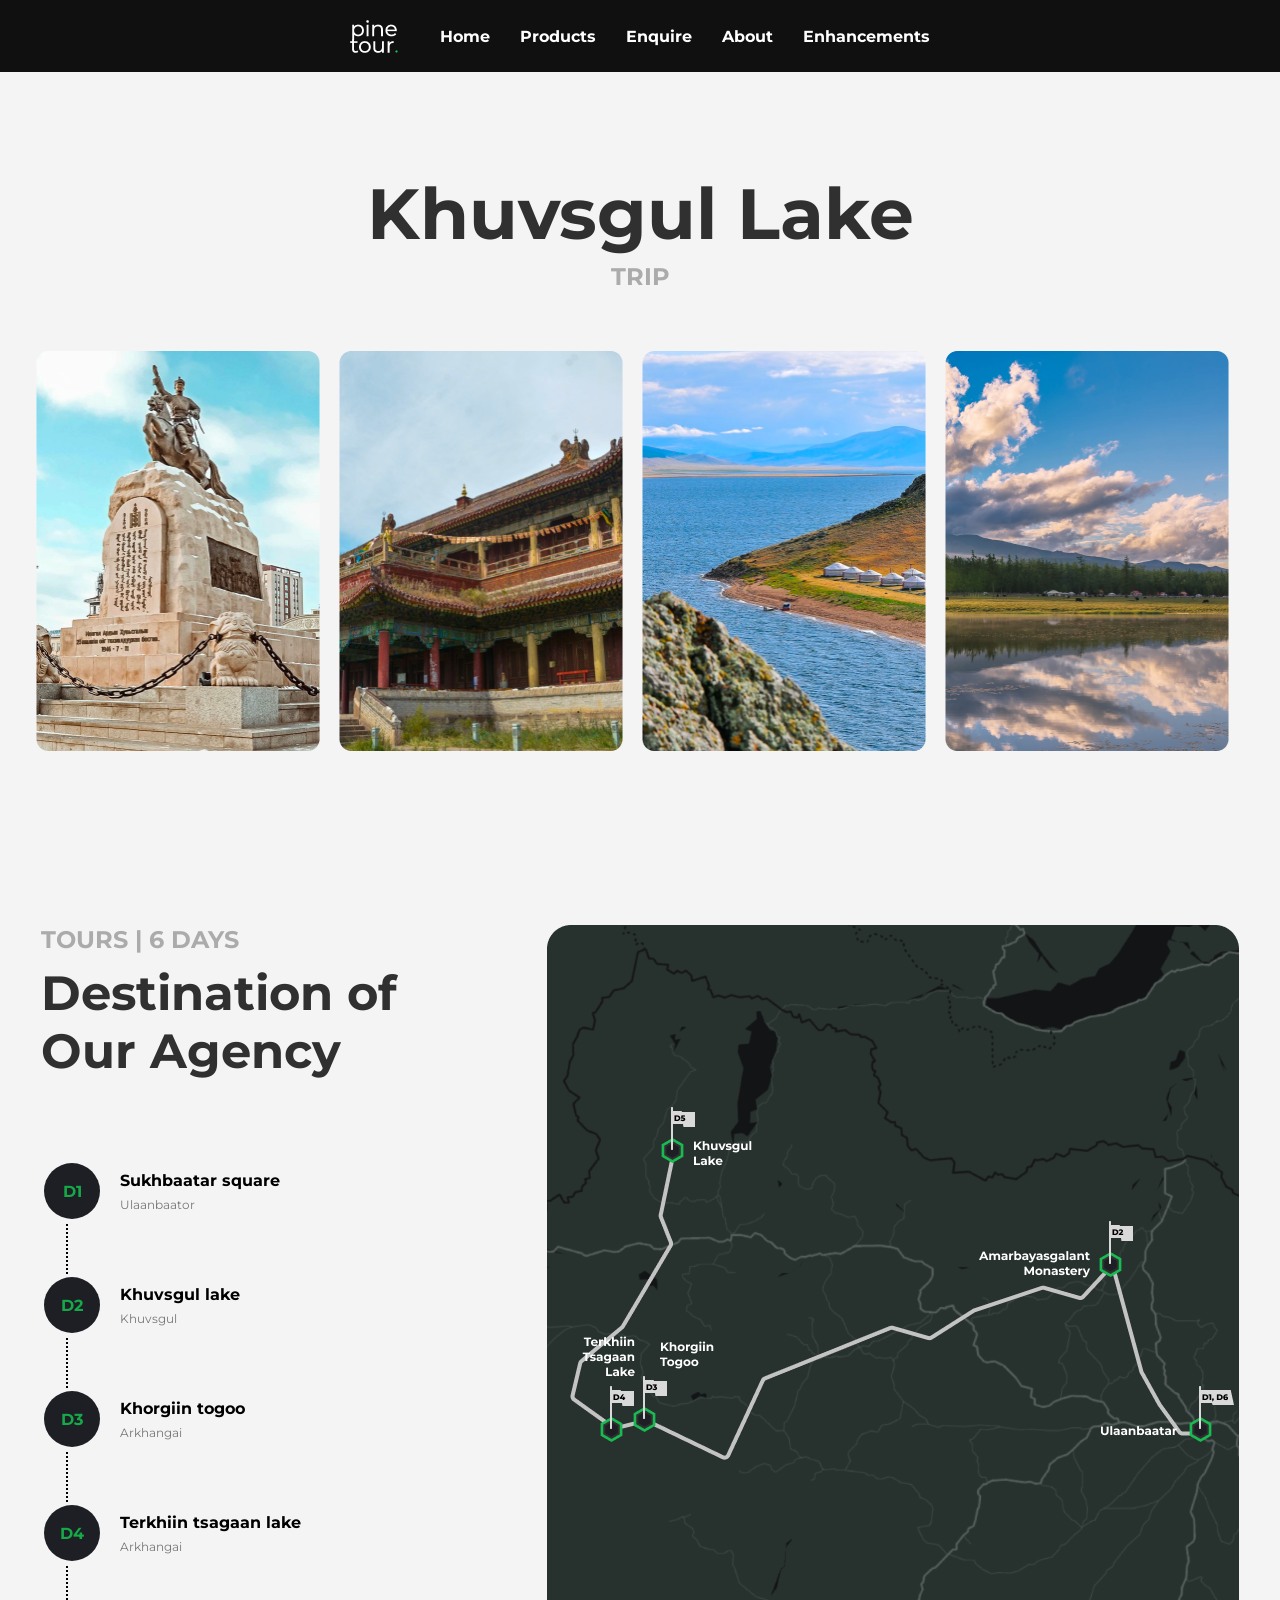
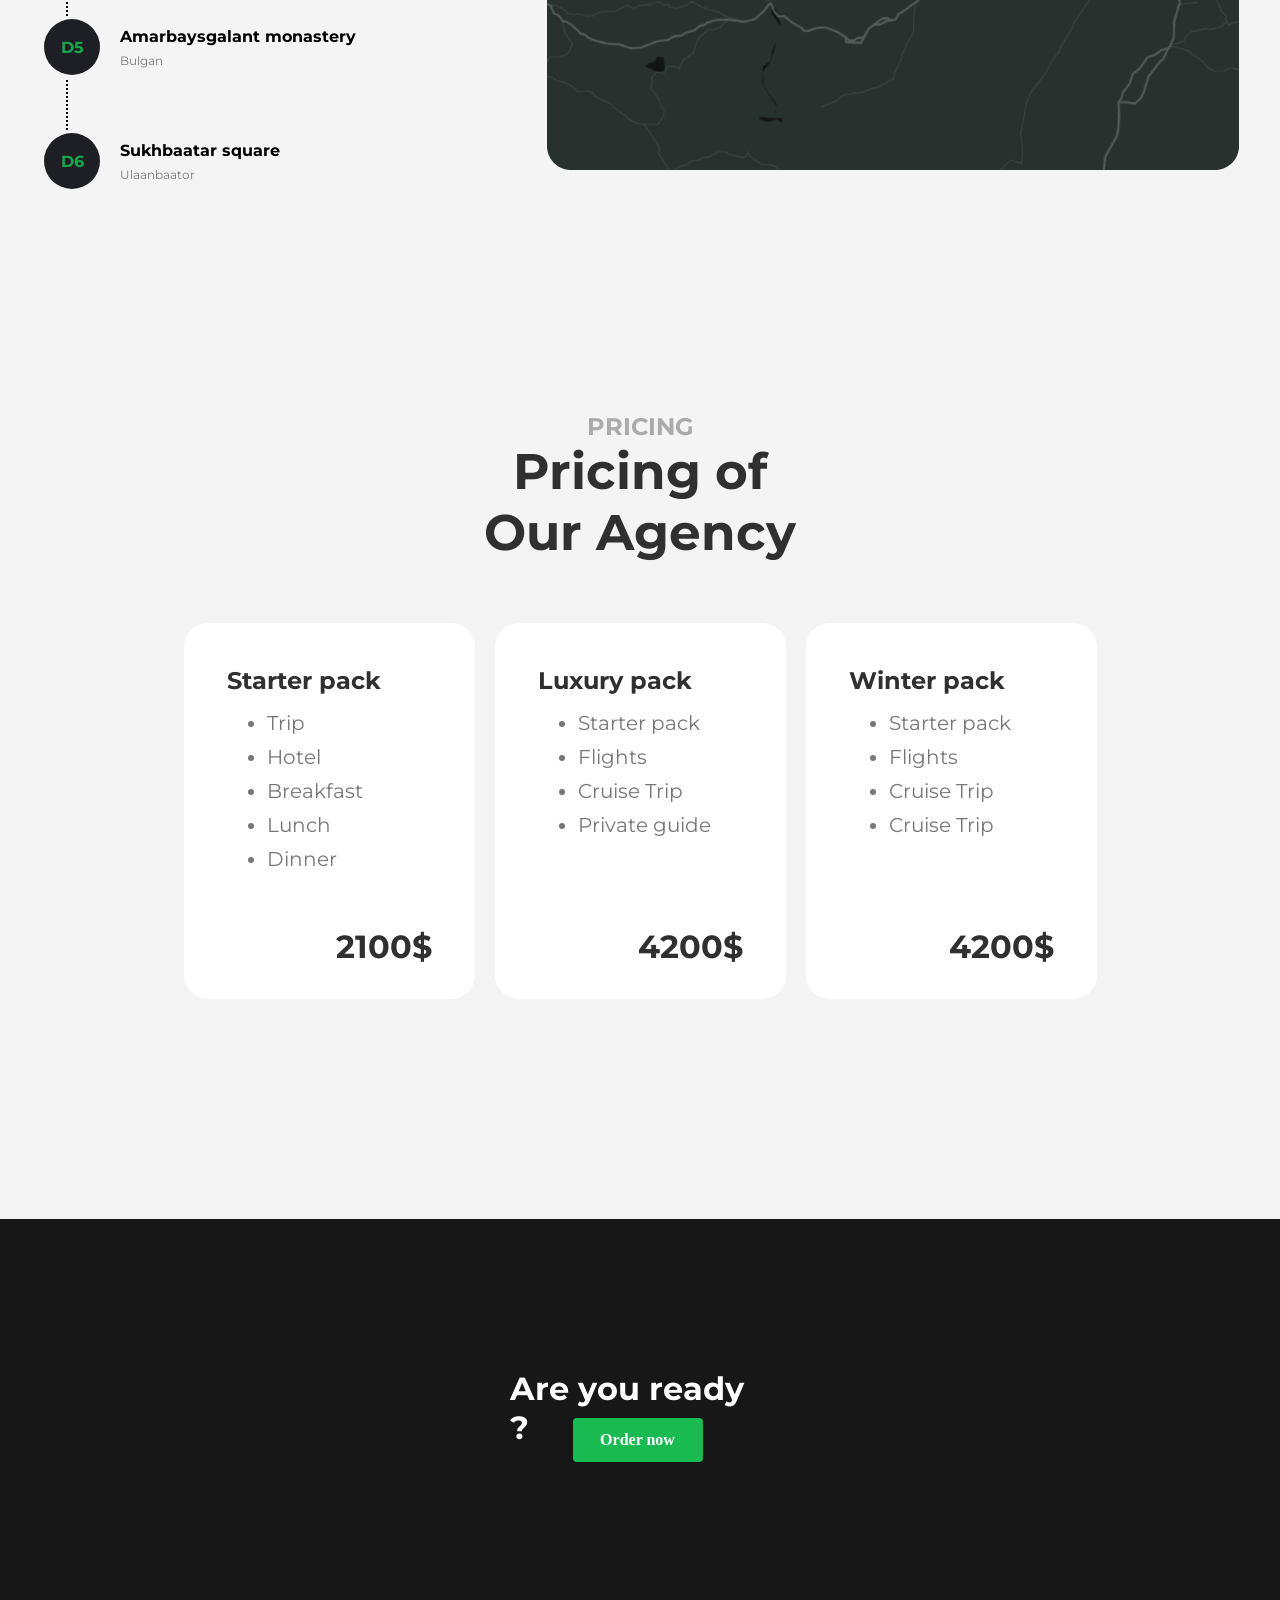
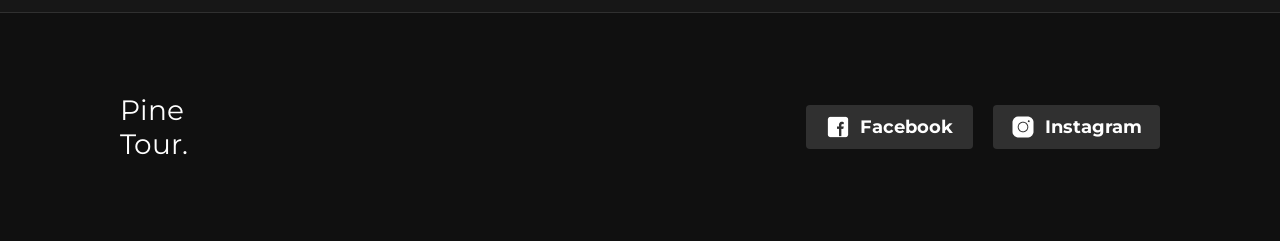
<file: pinetour/assign1/index.html>
<!DOCTYPE html>
<html lang="en">
  <head>
    <meta charset="UTF-8" />
    <meta name="viewport" content="width=device-width, initial-scale=1.0" />
    <title>Document</title>
    <link rel="stylesheet" href="styles/style.css" />
    <link rel="preconnect" href="https://fonts.googleapis.com" />
    <link rel="preconnect" href="https://fonts.gstatic.com" crossorigin />
    <link
      href="https://fonts.googleapis.com/css2?family=Montserrat:ital,wght@0,100..900;1,100..900&display=swap"
      rel="stylesheet"
    />
  </head>
  <body></body>
</html>
<head>
  <title>Pinetour</title>
</head>
<!-- Navigator started here-->
<body>
  <div class="NAV-SPACER"></div>
  <nav class="NAVIGATOR">
    <img src="images/Group 7 1.png" alt="Pine Tour logo" width="50" height="42" />
    <ul class="NAV-LINKS">
      <li><a href="index.html">Home</a></li>
      <li><a href="product.html">Products</a></li>
      <li><a href="enquire.html">Enquire</a></li>
      <li><a href="about.html">About</a></li>
      <li><a href="enhancements.html">Enhancements</a></li>
    </ul>
  </nav>

  <h1 class="Khuvsgullake">Khuvsgul Lake</h1>

  <h2 class="TRIP">TRIP</h2>

  <div class="FOUR-PICTURES">
    <img src="images/sukhee ah.png" />
    <img src="images/choijin.png" />
    <img src="images/gol.png" />
    <img src="images/nuur.png" />
  </div>

  <div class="TRIP-LAYOUT">
    <div class="TRIP-DETAILS">
      <div class="TOURS-DAYS">
        TOURS | 6 DAYS
      </div>
      <div class="DESTINATION-AGENCY DESTINATION-TOP">
        Destination of
      </div>
      <div class="DESTINATION-AGENCY DESTINATION-BOTTOM">
        Our Agency
      </div>

      <!-- Circles are started here -->

      <div class="CIRCLE-TEXT-GAP">
        <div class="CIRCLES">D1</div>

        <div>
          <div class="CIRCLE-TOD-TEXT">Sukhbaatar square</div>
          <div class="CIRCLE-SMALL-TEXT">Ulaanbaator</div>
        </div>
        <img class="map-2" src="images/sukhee ah.png" alt="" />
      </div>
      <div class="DOTS"></div>

      <div class="CIRCLE-TEXT-GAP">
        <div class="CIRCLES">D2</div>
        <div>
          <div class="CIRCLE-TOD-TEXT">Khuvsgul lake</div>
          <div class="CIRCLE-SMALL-TEXT">Khuvsgul</div>
        </div>

        <img class="map-3" src="images/gol.png" alt="" />
      </div>
      <div class="DOTS"></div>

      <div class="CIRCLE-TEXT-GAP">
        <div class="CIRCLES">D3</div>
        <div>
          <div class="CIRCLE-TOD-TEXT">Khorgiin togoo</div>
          <div class="CIRCLE-SMALL-TEXT">Arkhangai</div>
        </div>
        <img class="map-4" src="images/Horgo.JPG" alt="" />
      </div>

      <div class="DOTS"></div>

      <div class="CIRCLE-TEXT-GAP">
        <div class="CIRCLES">D4</div>
        <div>
          <div class="CIRCLE-TOD-TEXT">Terkhiin tsagaan lake</div>
          <div class="CIRCLE-SMALL-TEXT">Arkhangai</div>
        </div>
        <img class="map-5" src="images/nuur.png" alt="" />
      </div>

      <div class="DOTS"></div>

      <div class="CIRCLE-TEXT-GAP">
        <div class="CIRCLES">D5</div>
        <div>
          <div class="CIRCLE-TOD-TEXT">Amarbaysgalant monastery</div>
          <div class="CIRCLE-SMALL-TEXT">Bulgan</div>
        </div>
        <img class="map-6" src="images/choijin.png" alt="" />
      </div>

      <div class="DOTS"></div>

      <div class="CIRCLE-TEXT-GAP-BTM">
        <div class="CIRCLES">D6</div>
        <div>
          <div class="CIRCLE-TOD-TEXT">Sukhbaatar square</div>
          <div class="CIRCLE-SMALL-TEXT">Ulaanbaator</div>
        </div>
        <img class="map-7" src="images/sukhee ah.png" alt="" />
      </div>
    </div>
    <!-- Circles are ends here -->
    <div class="MAP">
      <img src="images/Group 26.png" />
    </div>
  </div>

  <div class="PRICING-SMALLER-TEXT">PRICING</div>
  <div class="PRICING-OF">Pricing of</div>
  <div class="OUR-AGENCY">Our Agency</div>

  <!-- Lists started here -->
  <div class="PRICING-LIST-ROW">
    <div class="LIST-BACKGROUND">
      <h3 class="LIST-HEADER">Starter pack</h3>
      <ul>
        <li class="LISTS">Trip</li>
        <li class="LISTS">Hotel</li>
        <li class="LISTS">Breakfast</li>
        <li class="LISTS">Lunch</li>
        <li class="LISTS">Dinner</li>
      </ul>
      <div class="LIST-PRICE">2100$</div>
    </div>

    <div class="LIST-BACKGROUND">
      <h3 class="LIST-HEADER">Luxury pack</h3>
      <ul>
        <li class="LISTS">Starter pack</li>
        <li class="LISTS">Flights</li>
        <li class="LISTS">Cruise Trip</li>
        <li class="LISTS">Private guide</li>
      </ul>
      <div class="LIST-PRICE">4200$</div>
    </div>

    <div class="LIST-BACKGROUND">
      <h3 class="LIST-HEADER">Winter pack</h3>
      <ul>
        <li class="LISTS">Starter pack</li>
        <li class="LISTS">Flights</li>
        <li class="LISTS">Cruise Trip</li>
        <li class="LISTS">Cruise Trip</li>
      </ul>
      <div class="LIST-PRICE">4200$</div>
    </div>
  </div>
  <!-- lists are ended here -->

  <!-- Footers started here -->
  <div class="FOOTER-1">
    <div>
      <div class="ARE-YOU-READY">Are you ready ?</div>
      <a href="https://www.youtube.com/watch?v=PrFO6Dv09AE" class="BUTTON"
        >Order now</a
      >
    </div>
  </div>
  <div class="FOOTER-2">
    <div class="FOOTER-BRAND">
      <div>Pine</div>
      <div>Tour.</div>
    </div>

    <div class="FOOTER-SOCIALS">
      <a href="https://www.facebook.com/" class="FACEBOOK-INSTAGRAM"
        ><img src="images/facebook.png" />Facebook</a
      >
      <a
        href="https://www.instagram.com/accounts/login/?hl=en"
        class="FACEBOOK-INSTAGRAM FACEBOOK-INSTAGRAM-LAST"
        ><img src="images/instagram.png" />Instagram</a
      >
    </div>
  </div>
</body>
</file>
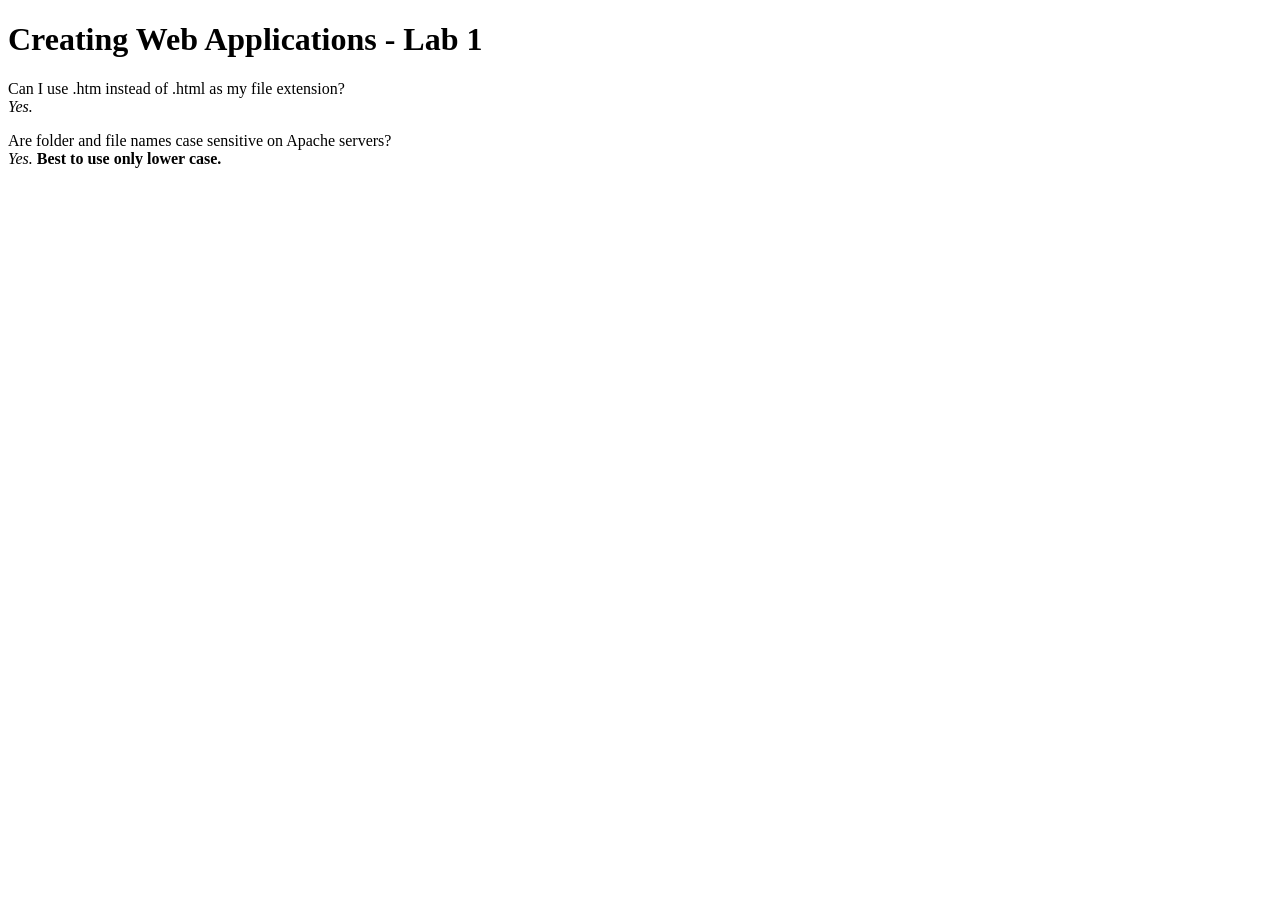
<file: lab1/hehehe.html>
<!DOCTYPE html>
<html lang="en">
<head>
    <meta charset="UTF-8">
    <meta name="viewport" content="Creating Web Application">
    <meta name="viewport" content="HTML, CSS, Javascript">
    <meta name="viewport" content="I don't want to add my name here!">
    <title>my 16th time HTML 5 Webpage</title>
</head>
<body>
<h1>Creating Web Applications - Lab 1</h1>

<p>Can I use .htm instead of .html as my file extension?<br>
<em>Yes.</em></p>

<p>Are folder and file names case sensitive on Apache servers?<br>
<em>Yes.</em> <strong>Best to use only lower case.</strong></p>
</body>
</html>
</file>
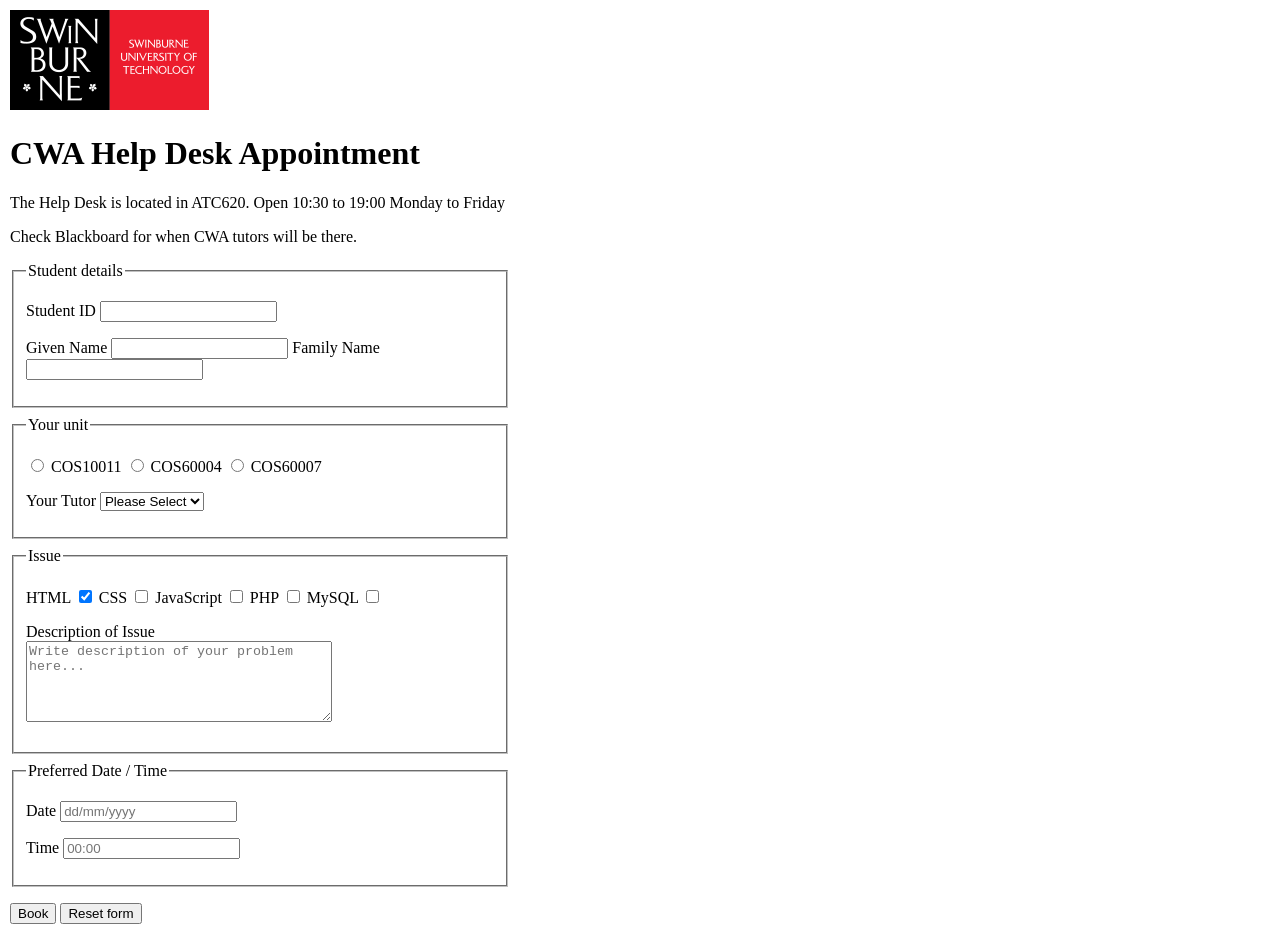
<file: lab2/helpdesk.html>
<!DOCTYPE html>
<html lang="en">
<head>
  <meta charset="utf-8" />
  <meta name="description" content="CWA Help Desk appointment booking form" />
  <meta name="keywords" content="CWA, help desk, appointment, Swinburne, booking" />
  <meta name="author" content="Batsukh" />
  <title>CWA Help Desk Appointment</title>
  <style>
    body { font-family: "Times New Roman", Times, serif; margin: 10px; }
    form { width: 500px; }
    fieldset { margin-bottom: 8px; }
    textarea { width: 300px; }
  </style>
</head>
<body>

  <a href="http://www.swin.edu.au"><img src="images/logo.png" alt="Swinburne University of Technology" /></a>

  <h1>CWA Help Desk Appointment</h1>

  <p>The Help Desk is located in ATC620. Open 10:30 to 19:00 Monday to Friday</p>
  <p>Check Blackboard for when CWA tutors will be there.</p>

  <form method="post" action="https://mercury.swin.edu.au/it000000/formtest.php">

    <fieldset>
      <legend>Student details</legend>

      <p>
        <label for="studentid">Student ID</label>
        <input type="text" id="studentid" name="studentid"
               pattern="\d{7,10}" required="required"
               title="Enter between 7 and 10 digits" />
      </p>

      <p>
        <label for="givenname">Given Name</label>
        <input type="text" id="givenname" name="givenname"
               maxlength="15" pattern="[A-Za-z]{1,15}" required="required"
               title="Alphabetical characters only, maximum 15" />

        <label for="familyname">Family Name</label>
        <input type="text" id="familyname" name="familyname"
               maxlength="15" pattern="[A-Za-z]{1,15}" required="required"
               title="Alphabetical characters only, maximum 15" />
      </p>
    </fieldset>

    <fieldset>
      <legend>Your unit</legend>

      <p>
        <input type="radio" id="cos10011" name="unit" value="COS10011" required="required" />
        <label for="cos10011">COS10011</label>

        <input type="radio" id="cos60004" name="unit" value="COS60004" />
        <label for="cos60004">COS60004</label>

        <input type="radio" id="cos60007" name="unit" value="COS60007" />
        <label for="cos60007">COS60007</label>
      </p>

      <p>
        <label for="tutor">Your Tutor</label>
        <select id="tutor" name="tutor" required="required">
          <option value="">Please Select</option>
          <option value="Anna Nguyen">Anna Nguyen</option>
          <option value="Ben Carter">Ben Carter</option>
          <option value="Chloe Zhang">Chloe Zhang</option>
          <option value="David Okafor">David Okafor</option>
          <option value="Priya Sharma">Priya Sharma</option>
        </select>
      </p>
    </fieldset>

    <fieldset>
      <legend>Issue</legend>

      <p>
        <label for="html">HTML</label>
        <input type="checkbox" id="html" name="issue[]" value="HTML" checked="checked" />

        <label for="css">CSS</label>
        <input type="checkbox" id="css" name="issue[]" value="CSS" />

        <label for="javascript">JavaScript</label>
        <input type="checkbox" id="javascript" name="issue[]" value="JavaScript" />

        <label for="php">PHP</label>
        <input type="checkbox" id="php" name="issue[]" value="PHP" />

        <label for="mysql">MySQL</label>
        <input type="checkbox" id="mysql" name="issue[]" value="MySQL" />
      </p>

      <p>
        <label for="description">Description of Issue</label><br />
        <textarea id="description" name="description" rows="5" cols="40"
                  placeholder="Write description of your problem here..."></textarea>
      </p>
    </fieldset>

    <fieldset>
      <legend>Preferred Date / Time</legend>

      <p>
        <label for="date">Date</label>
        <input type="text" id="date" name="date"
               placeholder="dd/mm/yyyy"
               pattern="\d{2}/\d{2}/\d{4}" required="required"
               title="Enter the date as dd/mm/yyyy" />
      </p>

      <p>
        <label for="time">Time</label>
        <input type="text" id="time" name="time"
               placeholder="00:00"
               pattern="([01]?[0-9]|2[0-3]):[0-5][0-9]" required="required"
               title="Enter the time as hh:mm" />
      </p>
    </fieldset>

    <p>
      <input type="submit" value="Book" />
      <input type="reset" value="Reset form" />
    </p>

  </form>

</body>
</html>
</file>
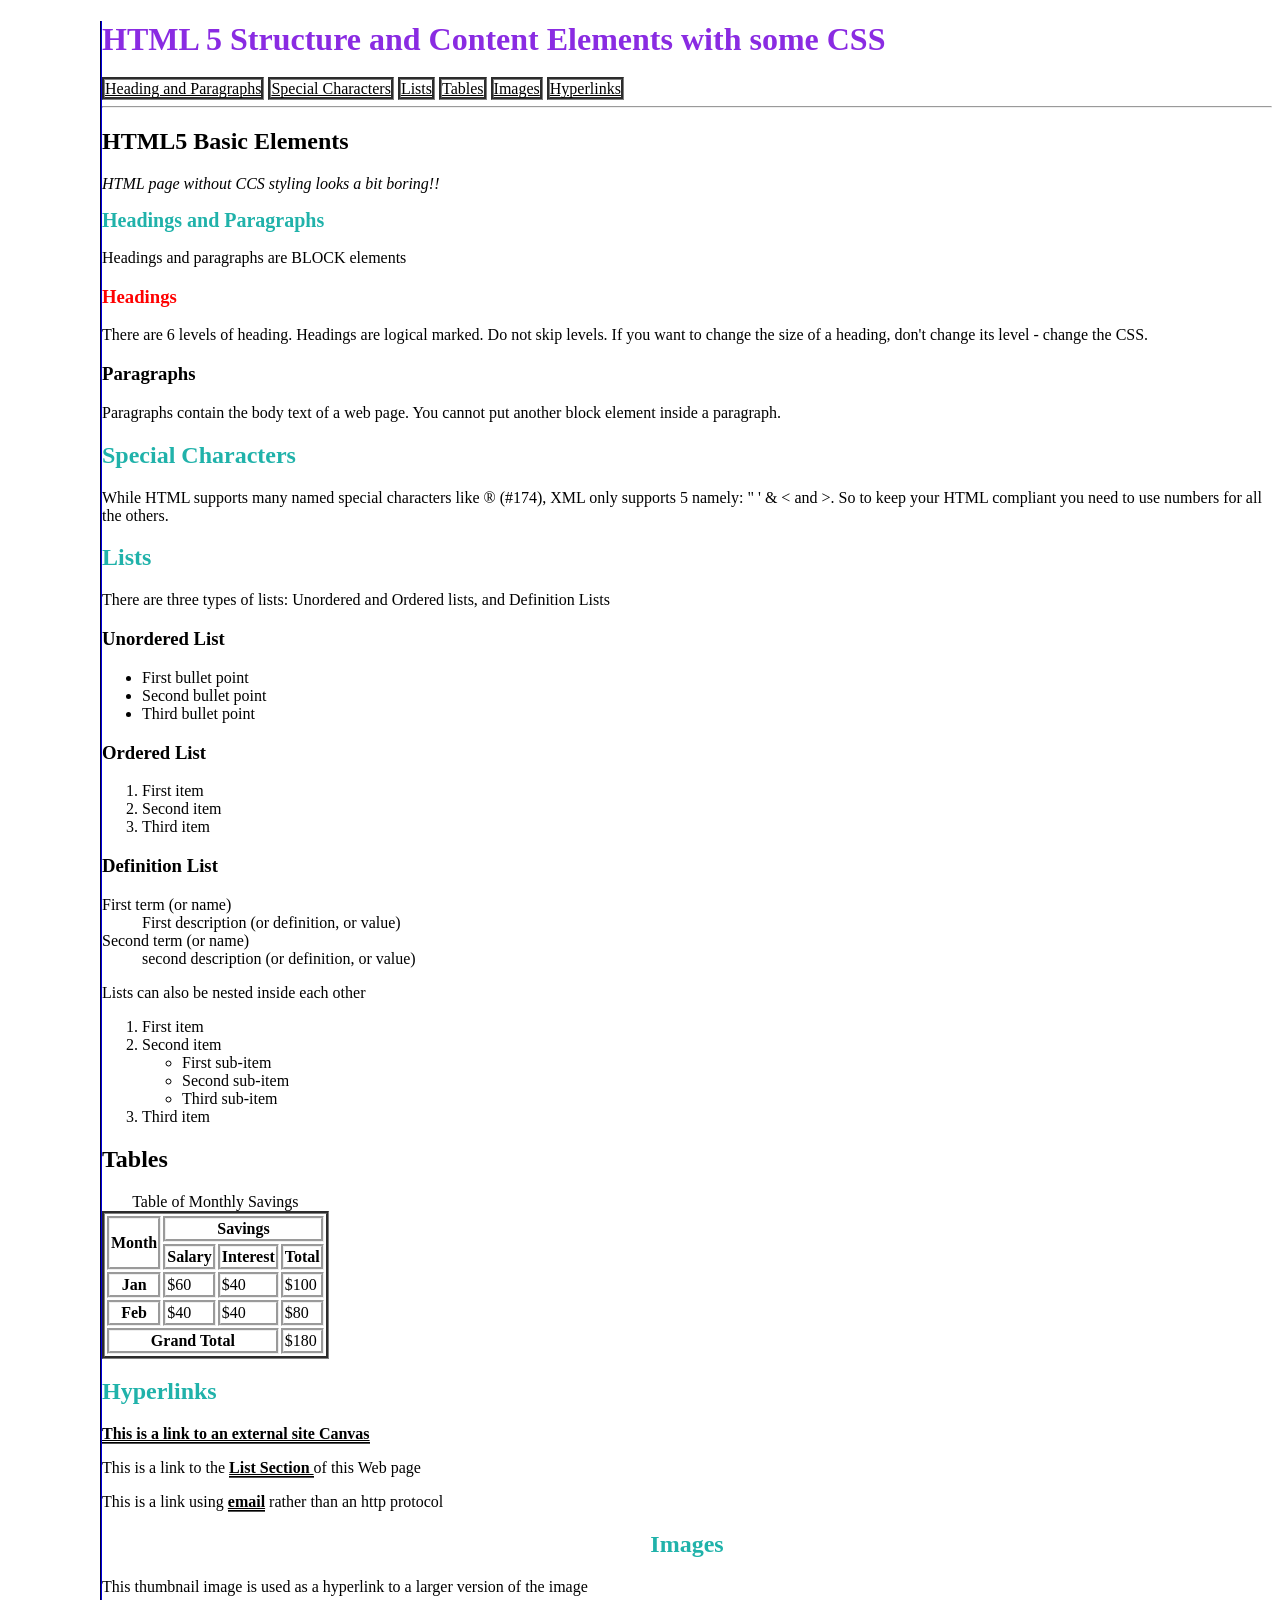
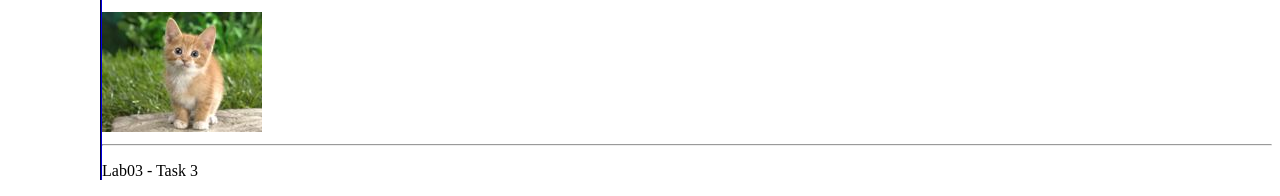
<file: lab3/lab03.html>
<!DOCTYPE html>
<html lang="en">
<head>
  <meta charset="utf-8" />
  <meta name="description" content="Demonstrates some basic HTML content elements and CSS" />
  <meta name="keywords" content="HTML5, tags" />
  <meta name="author" content="A Lecturer"  />
  <link rel="stylesheet" href="styles/hahaha.css">
  <title>Lab 3 - HTML Structure and Content Elements + CSS</title>
  
</head>
<!-- This is a comment. Indenting child elements makes the markup much more readable -->
<body>
   <header>
     <h1 id="title">HTML 5 Structure and Content Elements with some CSS</h1>
     <nav>
         <a class="headerTag" href="#headings">Heading and Paragraphs</a> 
         <a class="headerTag" href="#sc">Special Characters</a> 
         <a class="headerTag" href="#lists">Lists</a> 
         <a class="headerTag" href="#tables">Tables</a>
         <a class="headerTag" href="#images">Images</a>
         <a class="headerTag" href="#hyperlinks">Hyperlinks</a>
      </nav>
      <hr />
   </header>
   
   <article>   
   <h2>HTML5 Basic Elements</h2> 
      <aside>
         <p id="boringHtml">HTML page without CCS styling looks a bit boring!!</p>
      </aside>
      <h2 id="headings">Headings and Paragraphs </h2>
      <p>Headings and paragraphs are BLOCK elements</p>
      <h3 id="redHeading">Headings</h3>
      <p>There are 6 levels of heading. Headings are logical marked. Do not skip levels. If you want to change the size of a heading, don't change its level - change the CSS.</p>
      <h3>Paragraphs</h3>
      <p>Paragraphs contain the body text of a web page. You cannot put another block element inside a paragraph.</p>
      
      <h2 id="sc">Special Characters</h2>
      <p>While HTML supports many named special characters like <span class="special">&#174; (#174)</span>, XML only supports 5 namely: <span class="special">&quot; &apos; &amp; &lt;</span>  and <span class="special">&gt;</span>.  So to keep your HTML compliant you need to use numbers for all the others.</p>
      
         
      
      <!-- Comments can be useful to indicate various sections of markup-->
      <!--Lists-->
      <h2 id="list">Lists</h2>
      <p>There are three types of lists: Unordered and Ordered lists, and Definition Lists</p>
      <h3>Unordered List</h3>
	  <ul>
         <li>First bullet point</li>
         <li>Second bullet point</li>
         <li>Third bullet point</li>
      </ul>
      <h3>Ordered List</h3>
      <ol>
         <li>First item</li>
         <li>Second item</li>
         <li>Third item</li>
      </ol>
	  <h3>Definition List</h3>
	  <dl>
		<dt>First term (or name)</dt>
			<dd>First description (or definition, or value)</dd>
		<dt>Second term (or name)</dt>
			<dd>second description (or definition, or value)</dd>
      </dl> 
      <p>Lists can also be nested inside each other</p>
      <ol>
         <li>First item</li>
         <li>Second item
            <ul>
               <li>First sub-item</li>
               <li>Second sub-item</li>
               <li>Third sub-item</li>
            </ul>
         </li>
         <li>Third item</li>
      </ol>		

      <h2 id="tables">Tables</h2>
      <table id="columnRowTable">
         <caption>Table of Monthly Savings</caption>
         <thead>
            <tr>
            <!-- the scope attribute assists non-visual user agents -->
            <!-- rowspan and colspan allow multiple cells to be merged -->
              <th rowspan="2" scope="col">Month</th>
              <th colspan="3" scope="col">Savings</th>
            </tr>
            <tr>
              <th scope="col">Salary</th>
              <th scope="col">Interest</th>
              <th scope="col">Total</th>
            </tr>
        </thead>
        <tbody>
         <tr>
           <th scope="row">Jan</th>
           <td>$60</td>
           <td>$40</td>
           <td>$100</td>
         </tr>
         <tr>
           <th scope="row">Feb</th>
           <td>$40</td>
           <td>$40</td>
           <td>$80</td>
         </tr>
        </tbody>
        <tfoot>
         <tr>
            <th colspan="3" scope="row"> Grand Total</th>
            <td>$180</td>
         </tr>
        </tfoot>
		</table>
      
      <h2 id="hyperlinks">Hyperlinks</h2>
      <p><a id="swinlink" href="https://swinburne.instructure.com" title="This takes you to Canvas"> This is a link to an external site Canvas</a></p>
      <p>This is a link to the <a id="listSelection" href="#list">List Section </a> of this Web page</p>
      <p>This is a link using <a id="emailId" href="mailto:someone@swin.edu.au"> email</a> rather than an http protocol</p> 
	  
      <h2 id="images">Images</h2>
      <p>This thumbnail image is used as a hyperlink to a larger version of the image</p>
      <a href="images/mycat.jpg">  <img src="images/mycat_small.jpg" alt="Photo of my cat" title="Filesize 222kb " /></a>

      
      <hr />
   </article>
	<footer>
		<p>Lab03 - Task 3</p>
	</footer>
</body>

</html>
</file>
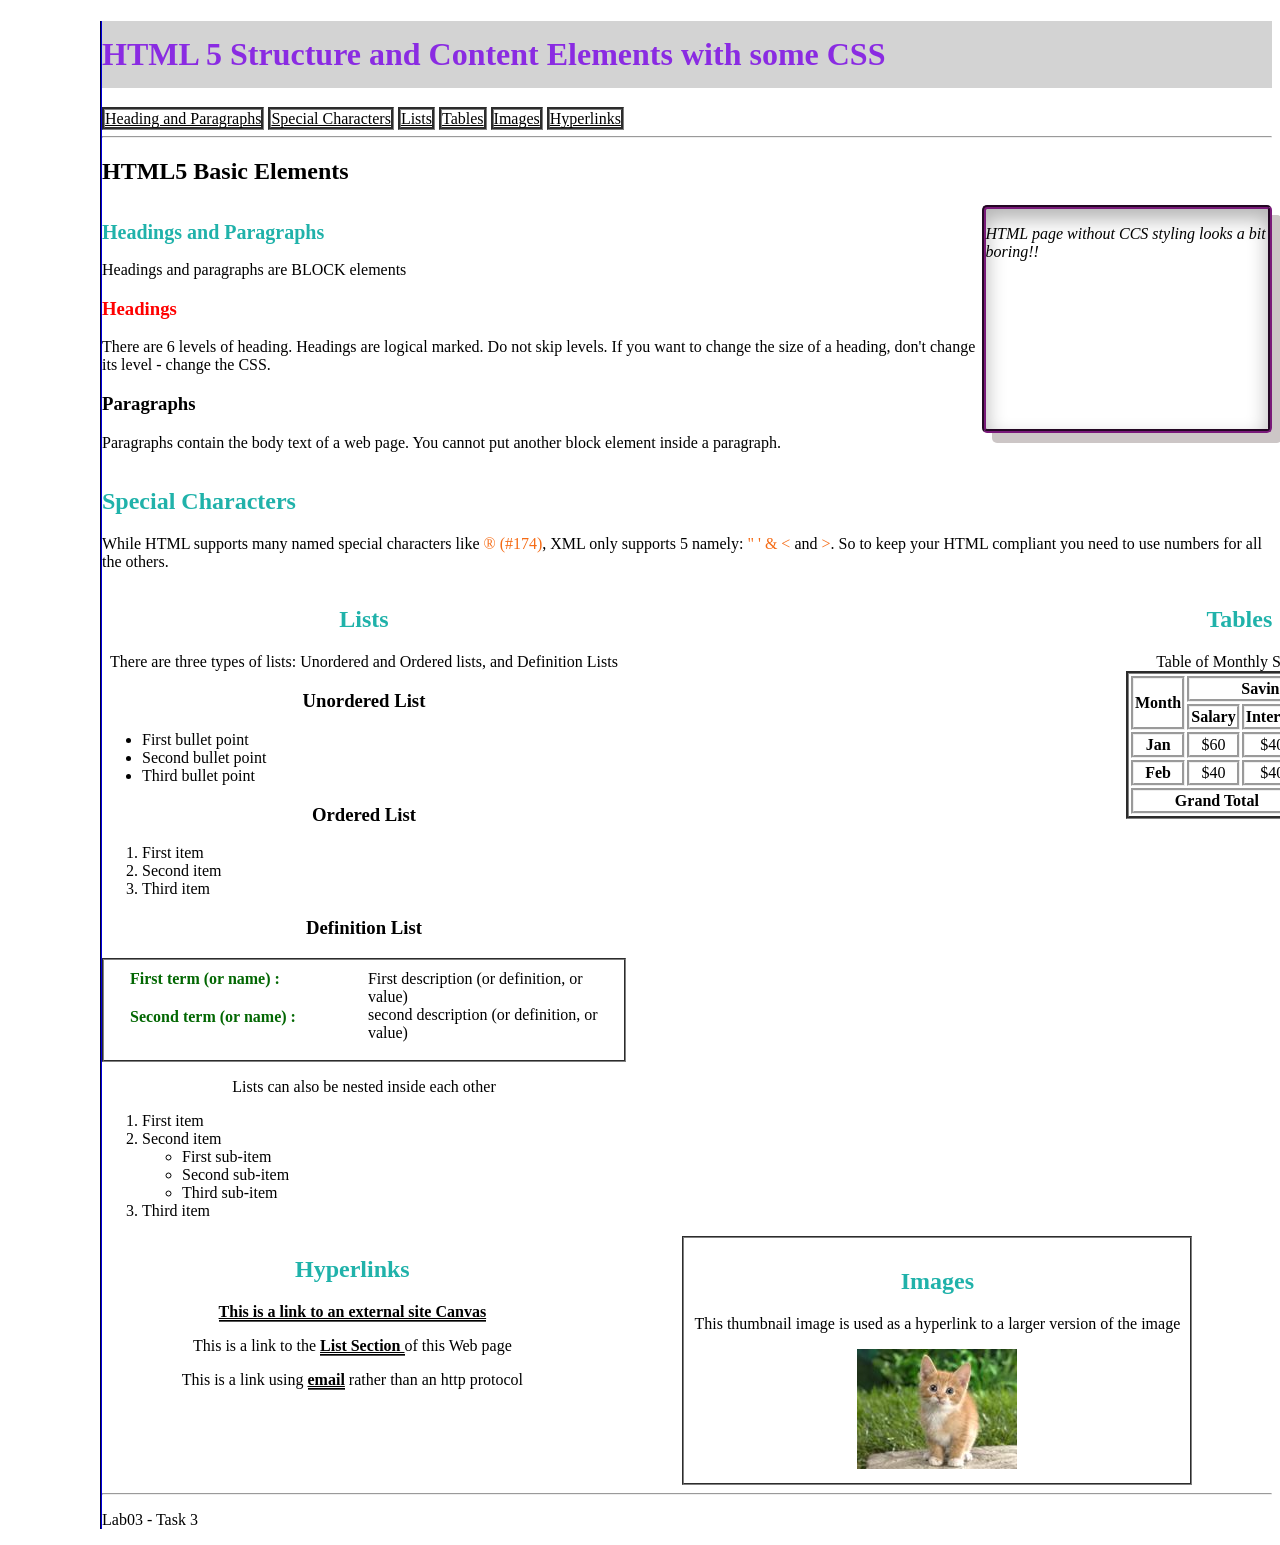
<file: lab4/lab04task1.html>
<!DOCTYPE html>
<html lang="en">
<head>
  <meta charset="utf-8" />
  <meta name="description" content="Demonstrates some basic HTML content elements and CSS" />
  <meta name="keywords" content="HTML5, tags" />
  <meta name="author" content="A Lecturer"  />
  <link rel="stylesheet" href="styles/hahaha.css">
  <link rel="stylesheet" href="styles/layout.css">
  <title>Lab 3 - HTML Structure and Content Elements + CSS</title>
  
</head>
<!-- This is a comment. Indenting child elements makes the markup much more readable -->
<body>
   <header>
     <h1 id="title">HTML 5 Structure and Content Elements with some CSS</h1>
     <nav>
         <a class="headerTag" href="#headings">Heading and Paragraphs</a> 
         <a class="headerTag" href="#sc">Special Characters</a> 
         <a class="headerTag" href="#lists">Lists</a> 
         <a class="headerTag" href="#tables">Tables</a>
         <a class="headerTag" href="#images">Images</a>
         <a class="headerTag" href="#hyperlinks">Hyperlinks</a>
      </nav>
      <hr />
   </header>
   
   <article>   
   <h2>HTML5 Basic Elements</h2> 
   <div id="headerParentBlock">
	
      
	  <div id="headinBlock">
		<h2 id="headings">Headings and Paragraphs </h2>
      <p>Headings and paragraphs are BLOCK elements</p>
      <h3 id="redHeading">Headings</h3>
      <p>There are 6 levels of heading. Headings are logical marked. Do not skip levels. If you want to change the size of a heading, don't change its level - change the CSS.</p>
      <h3>Paragraphs</h3>
      <p>Paragraphs contain the body text of a web page. You cannot put another block element inside a paragraph.</p>
	  </div>
<div id="boringBlockChild">
<div id="boringBlock">
         <p id="boringHtml">HTML page without CCS styling looks a bit boring!!</p>
	</div>
</div>
	</div>
   
            <h2 id="sc">Special Characters</h2>
      <p>While HTML supports many named special characters like <span class="special">&#174; (#174)</span>, XML only supports 5 namely: <span class="special">&quot; &apos; &amp; &lt;</span>  and <span class="special">&gt;</span>.  So to keep your HTML compliant you need to use numbers for all the others.</p>
      
         
      
      <!-- Comments can be useful to indicate various sections of markup-->
      <!--Lists-->
	  <div id="parentBlock">
		<div id="listBlock">
	  <h2 id="list">Lists</h2>
      <p>There are three types of lists: Unordered and Ordered lists, and Definition Lists</p>
      <h3>Unordered List</h3>
	  <ul>
         <li>First bullet point</li>
         <li>Second bullet point</li>
         <li>Third bullet point</li>
      </ul>
	  <h3>Ordered List</h3>
	  <ol>
         <li>First item</li>
         <li>Second item</li>
         <li>Third item</li>
      </ol>
	  <h3>Definition List</h3>
	  <dl id="definitionList">
      <div id="firstTermBlock">
    <dt id="firstTerm">First term (or name) : </dt>
		<dt>Second term (or name) : </dt>
      </div>
      <div>
        <div id="firstTermDesc">
<dd>First description (or definition, or value)</dd>
			<dd>second description (or definition, or value)</dd>

        </div>

      </div>
			      </dl>
      <p>Lists can also be nested inside each other</p>
	  <ol>
         <li>First item</li>
         <li>Second item
            <ul>
               <li>First sub-item</li>
               <li>Second sub-item</li>
               <li>Third sub-item</li>
            </ul>
         </li>
         <li>Third item</li>
      </ol>
	 
	  </div>
	  
      
	  <div id="tablesBlock">
	<h2 id="tables">Tables</h2>
      <table id="columnRowTable">
         <caption>Table of Monthly Savings</caption>
         <thead>
            <tr>
            <!-- the scope attribute assists non-visual user agents -->
            <!-- rowspan and colspan allow multiple cells to be merged -->
              <th rowspan="2" scope="col">Month</th>
              <th colspan="3" scope="col">Savings</th>
            </tr>
            <tr>
              <th scope="col">Salary</th>
              <th scope="col">Interest</th>
              <th scope="col">Total</th>
            </tr>
        </thead>
        <tbody>
         <tr>
           <th scope="row">Jan</th>
           <td>$60</td>
           <td>$40</td>
           <td>$100</td>
         </tr>
         <tr>
           <th scope="row">Feb</th>
           <td>$40</td>
           <td>$40</td>
           <td>$80</td>
         </tr>
        </tbody>
        <tfoot>
         <tr>
            <th colspan="3" scope="row"> Grand Total</th>
            <td>$180</td>
         </tr>
        </tfoot>
		</table>
	  </div>
	  </div>
	  
      
      <div id="hyperImagePBlock">
<div>
	  <h2 id="hyperlinks">Hyperlinks</h2>
      <p><a id="swinlink" href="https://swinburne.instructure.com" title="This takes you to Canvas"> This is a link to an external site Canvas</a></p>
      <p>This is a link to the <a id="listSelection" href="#list">List Section </a> of this Web page</p>
      <p>This is a link using <a id="emailId" href="mailto:someone@swin.edu.au"> email</a> rather than an http protocol</p> 

	  </div>
  <div id="imagesBlock">
      <h2 id="images">Images</h2>
      <p>This thumbnail image is used as a hyperlink to a larger version of the image</p>
      <a href="images/mycat.jpg">  <img src="images/mycat_small.jpg" alt="Photo of my cat" title="Filesize 222kb " /></a>

  </div>    	  


	  </div>
	        
      <hr />
   </article>
	<footer>
		<p>Lab03 - Task 3</p>
	</footer>
</body>

</html>
</file>
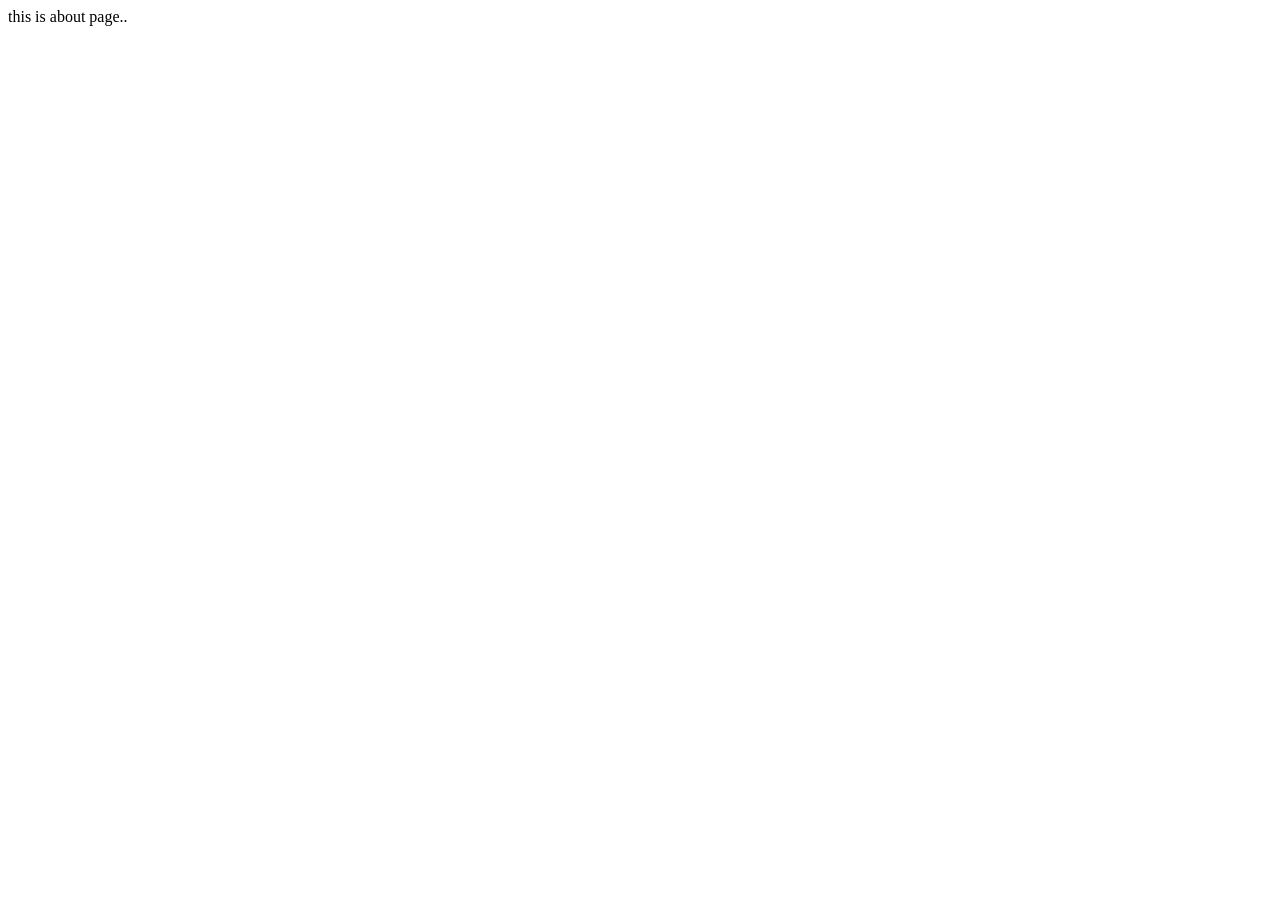
<file: pinetour/assign1/about.html>
<!DOCTYPE html>
<html lang="en">
<head>
    <meta charset="UTF-8">
    <meta name="viewport" content="width=device-width, initial-scale=1.0">
    <title>Document</title>
</head>
<body>
    this is about page..
</body>
</html>
</file>
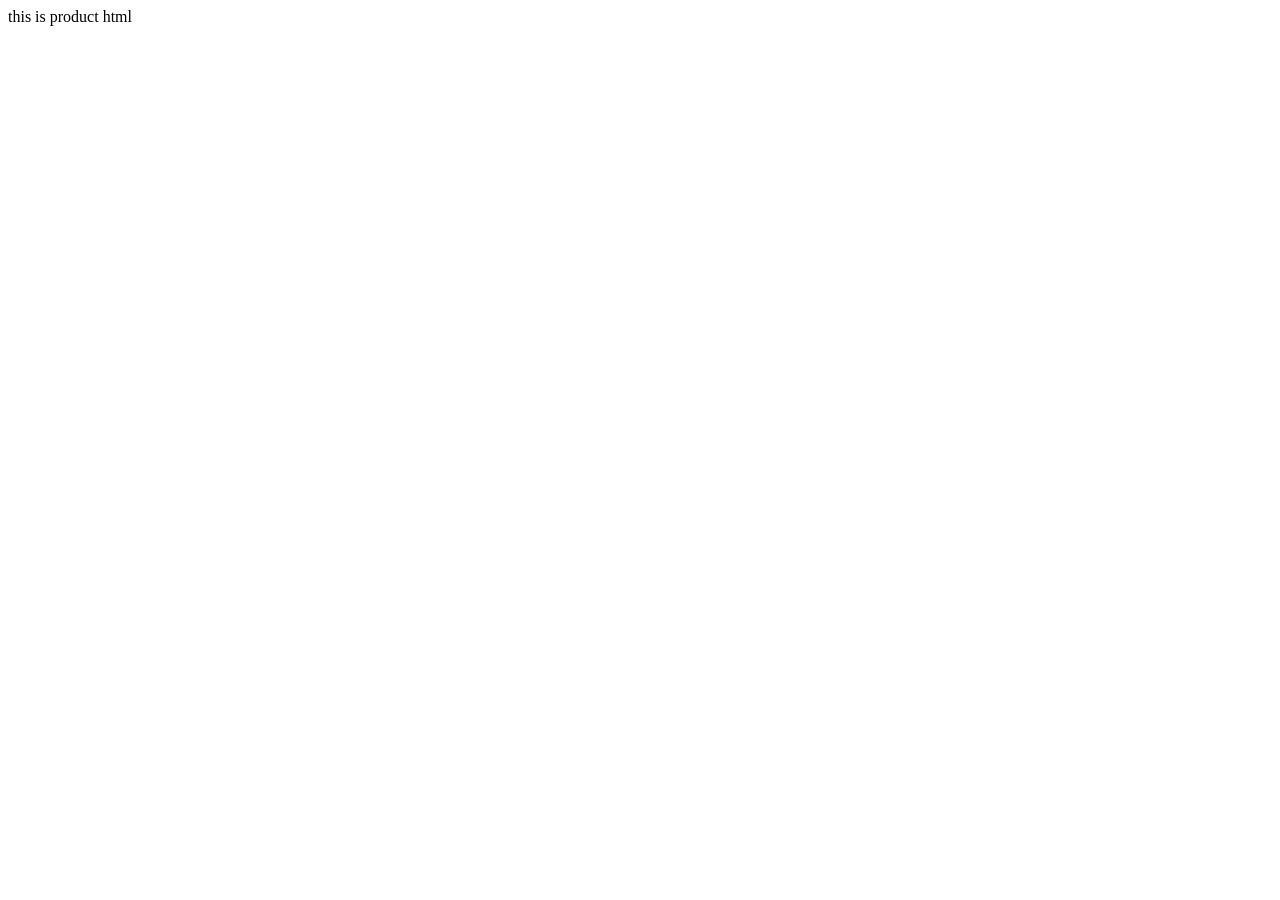
<file: pinetour/assign1/product.html>
<!DOCTYPE html>
<html lang="en">
<head>
    <meta charset="UTF-8">
    <meta name="viewport" content="width=device-width, initial-scale=1.0">
    <title>Document</title>
</head>
<body>
    this is product html
</body>
</html>
</file>
<file: pinetour/assign1/styles/style.css>
* {
  font-family: "Montserrat";
}

/* Page background and default page margin (moved out of the HTML) */
html {
  background-color: #f4f4f4;
}

body {
  margin: 0;
}

/* Empty spacer that pushes content below the fixed navigator bar */
.NAV-SPACER {
  padding-top: 100px;
}

/* Site menu bar, fixed to the top of every page */
.NAVIGATOR {
  background-color: #101010;
  padding: 15px;
  position: fixed;
  top: 0;
  right: 0;
  left: 0;
  z-index: 10;
  display: flex;
  align-items: center;
  justify-content: center;
  gap: 40px;
}

/* Horizontal list of page links inside the menu bar */
.NAV-LINKS {
  list-style: none;
  display: flex;
  gap: 30px;
  margin: 0;
  padding: 0;
}

/* Contextual selector: the anchors inside the menu */
.NAV-LINKS a {
  color: #ffffff;
  text-decoration: none;
  font-weight: bold;
  font-size: 16px;
  transition: 0.5s;
}

.NAV-LINKS a:hover {
  color: #18ba51;
}

.Khuvsgullake {
  text-align: center;
  font-weight: bold;
  font-size: 71px;
  color: #303030;
  margin-bottom: 2px;
  margin-top: 70px;
}

.FOUR-PICTURES {
  text-align: center;
  margin-top: 60px;
}

/* Contextual selector: sizes the four gallery photos at the top of the page */
.FOUR-PICTURES img {
  width: 284px;
  height: 400px;
  margin-right: 15px;
}

/* Two-column row: day-by-day itinerary on the left, map on the right */
.TRIP-LAYOUT {
  display: flex;
  justify-content: space-between;
  width: 1198px;
  margin-left: auto;
  margin-right: auto;
}

.TRIP-DETAILS {
  margin-top: 50px;
}

/* "TOURS | 6 DAYS" strapline above the destination heading */
.TOURS-DAYS {
  margin-top: 120px;
  font-size: 24px;
  font-weight: bold;
  color: #ababab;
}

.MAP {
  margin-top: 170px;
  left: 100px;
}

.TRIP {
  text-align: center;
  font-weight: bold;
  color: #ababab;
  font-size: 24px;
  margin-top: 5px;
}

.DESTINATION-AGENCY {
  font-size: 48px;
  font-weight: bold;
  color: #303030;
}

/* Spacing for the first and second lines of the destination heading */
.DESTINATION-TOP {
  margin-top: 10px;
}

.DESTINATION-BOTTOM {
  margin-bottom: 80px;
}

.CIRCLES {
  background-color: #1d1f24;
  color: #16a94a;
  display: flex;
  align-items: center;
  justify-content: center;
  width: 56px;
  height: 56px;
  font-weight: bold;
  border-radius: 40px;
}

.CIRCLE-TEXT-GAP {
  display: flex;
  align-items: center;
  gap: 20px;
  margin-bottom: 2px;
  position: relative;
  transition: 0.7s;
  border: solid;
  border-color: #f4f4f4;
  cursor: pointer;
}

.CIRCLE-TEXT-GAP:hover {
  border: solid;
  border-color: #18ba51;
  transform: scale(1.1);
  box-shadow: 0 0 10px rgb(7, 7, 7);
  border-radius: 40px;
}

.CIRCLE-TEXT-GAP-BTM {
  display: flex;
  align-items: center;
  gap: 20px;
  position: relative;
  border: solid;
  border-color: #f4f4f4;
  transition: 0.7s;
  cursor: pointer;
}

.CIRCLE-TEXT-GAP-BTM:hover {
  border: solid;
  border-color: #18ba51;
  transform: scale(1.1);
  box-shadow: 0 0 10px rgb(7, 7, 7);
  border-radius: 40px;
}

.map-2 {
  position: absolute;
  width: 694px;
  height: 845px;
  left: 490px;
  top: -240px;
  display: none;
}

.CIRCLE-TEXT-GAP:hover .map-2 {
  display: block;
}

.map-3 {
  position: absolute;
  width: 694px;
  height: 845px;
  left: 505px;
  top: -350px;
  display: none;
}
.CIRCLE-TEXT-GAP:hover .map-3 {
  display: block;
}

.map-4 {
  position: absolute;
  width: 694px;
  height: 845px;
  border-radius: 30px;
  left: 505px;
  top: -460px;
  display: none;
}
.CIRCLE-TEXT-GAP:hover .map-4 {
  display: block;
}

.map-5 {
  position: absolute;
  width: 694px;
  height: 845px;
  border-radius: 20px;
  left: 505px;
  top: -560px;
  display: none;
}

.CIRCLE-TEXT-GAP:hover .map-5 {
  display: block;
}

.map-6 {
  position: absolute;
  width: 694px;
  height: 845px;
  border-radius: 20px;
  left: 505px;
  top: -670px;
  display: none;
}

.CIRCLE-TEXT-GAP:hover .map-6 {
  display: block;
}

.map-7 {
  position: absolute;
  width: 694px;
  height: 845px;
  border-radius: 20px;
  left: 505px;
  top: -780px;
  display: none;
}

.CIRCLE-TEXT-GAP-BTM:hover .map-7 {
  display: block;
}

.DOTS {
  border-left: dotted black 2px;
  height: 50px;
  margin-left: 25px;
}

.LISTS {
  margin-bottom: 10px;
  font-size: 20px;
  color: #777777;
}

.LISTS:hover {
  font-weight: bold;
}

.LIST-BACKGROUND {
  background-color: white;
  width: 205px;
  border-radius: 24px;
  border: solid;
  border-color: white;
  border-radius: 24px;
  padding: 40px;
  height: 290px;
  transition: 0.7s;
}

/* Contextual selector: keeps both pricing cards the same height */
.LIST-BACKGROUND ul {
  height: 200px;
}

/* Row that centres the two pricing cards side by side */
.PRICING-LIST-ROW {
  display: flex;
  justify-content: center;
  gap: 20px;
  margin-top: 15px;
}

.LIST-BACKGROUND:hover {
  border-color: #18ba51;
  transform: scale(1.1);
  box-shadow: 0 0 10px rgb(7, 7, 7);
  cursor: pointer;
}

.LIST-HEADER {
  color: #303030;
  margin: 0;
  text-align: left;
  font-size: 24px;
  font-weight: bold;
}
.LIST-PRICE {
  text-align: right;
  color: #303030;
  font-weight: bold;
  font-size: 32px;
}

.CIRCLE-TOD-TEXT {
  font-weight: bold;
}

.CIRCLE-SMALL-TEXT {
  margin-top: 7px;
  color: #777777;
  font-size: 12px;
}

.PRICING-SMALLER-TEXT {
  font-size: 24px;
  text-align: center;
  font-weight: bold;
  color: #ababab;
  margin-top: 220px;
}

.PRICING-OF {
  color: #303030;
  text-align: center;
  font-size: 50px;
  font-weight: bold;
}
.OUR-AGENCY {
  color: #303030;
  text-align: center;
  font-size: 50px;
  font-weight: bold;
  margin-bottom: 60px;
}

.BUTTON {
  background-color: #18ba51;
  width: 130px;
  height: 44px;
  margin-left: 63px;
  border: none;
  border-radius: 4px;
  color: #ffffff;
  font-weight: bold;
  margin-top: 10px;
  cursor: pointer;
  font-size: 16px;
  display: inline-block;
  text-decoration: none;
  display: flex;
  justify-content: center;
  align-items: center;
  font-family: montserrant;
  transition: 0.5s;
}

.BUTTON:hover {
  transform: scale(1.1);
  box-shadow: 0 0 10px #f4f4f4;
}
.FOOTER-1 {
  background-color: #171717;
  height: 393px;
  display: flex;
  justify-content: center;
  align-items: center;
  margin-top: 220px;
}
.ARE-YOU-READY {
  color: #ffffff;
  font-size: 32px;
  font-weight: bold;
  height: 39px;
  width: 261px;
}
.FOOTER-2 {
  background-color: #101010;
  height: 228px;
  border-top: 1px solid;
  border-color: #303030;
  color: white;
  font-size: 28px;
  display: flex;
  justify-content: space-between;
  align-items: center;
}
/* "Pine Tour." wordmark, inset from the left edge of the footer */
.FOOTER-BRAND {
  margin-left: 120px;
}

/* Group holding the two social media buttons */
.FOOTER-SOCIALS {
  display: flex;
  gap: 20px;
}

.FACEBOOK-INSTAGRAM {
  background-color: #303030;
  display: flex;
  justify-content: center;
  align-items: center;
  gap: 10px;
  font-weight: bold;
  font-size: 18px;
  width: 167px;
  height: 44px;
  text-decoration: none;
  color: #ffffff;
  border-radius: 4px;
  transition: 0.5s;
}

.FACEBOOK-INSTAGRAM:hover {
  transform: scale(1.1);
  box-shadow: 0 0 10px #f4f4f4;
}

/* Last social button, inset from the right edge of the footer */
.FACEBOOK-INSTAGRAM-LAST {
  margin-right: 120px;
}
</file>
<file: lab3/styles/hahaha.css>
body {
    border-left: 2px groove darkblue ;
    margin-left: 100px;
}

#title {
    color: blueviolet;
}

.headerTag {
    color: black;
    border-color: gray;
    border-style: groove;
}

#boringHtml {
    font-style: italic;
}

#headings {
    font-size: 20px;
    color: lightseagreen;
    
}

#redHeading {
    color: red;
}

#sc {
    color: lightseagreen
}

#special {
    color: orange;
}

#list {
    color: lightseagreen;
}

#columnRowTable {
    
    border-style: groove;
}

th {
    border-style: groove;
}

tr {
    border-style: groove;
}

td {
    border-style: groove;
}

thead {
    border-style: groove;
}
tbody {
    border-style: groove;
}

#hyperlinks {
    color: lightseagreen;
}

#swinlink {
    color: black;
    font-weight: bold;
    border-bottom: 2px groove black;
}

#listSelection {
    color: black;
    font-weight: bold;
    border-bottom: 2px groove black;   
}

#emailId {
    color: black;
    font-weight: bold;
    border-bottom: 2px groove black;
}

#images {
    text-align: center;
    color:lightseagreen;
}
</file>
<file: lab4/styles/hahaha.css>
body {
    border-left: 2px groove darkblue ;
    margin-left: 100px;
}

#title {
    color: blueviolet;
    background-color: lightgray;
    padding-top: 15px;
    padding-bottom: 15px
}

.headerTag {
    color: black;
    border-color: gray;
    border-style: groove;
}

#boringHtml {
    font-style: italic;
}

#headings {
    font-size: 20px;
    color: lightseagreen;
    
}

#redHeading {
    color: red;
}

#sc {
    color: lightseagreen
}

#special {
    color: orange;
}

#list {
    color: lightseagreen;
}

#columnRowTable {
    
    border-style: groove;
}

th {
    border-style: groove;
}

tr {
    border-style: groove;
}

td {
    border-style: groove;
}

thead {
    border-style: groove;
}
tbody {
    border-style: groove;
}

#hyperlinks {
    color: lightseagreen;
}

#swinlink {
    color: black;
    font-weight: bold;
    border-bottom: 2px groove black;
}

#listSelection {
    color: black;
    font-weight: bold;
    border-bottom: 2px groove black;   
}

#emailId {
    color: black;
    font-weight: bold;
    border-bottom: 2px groove black;
}

#images {
    text-align: center;
    color:lightseagreen;
}
#tables {
    color:lightseagreen;
}

#boringBlock {
    border: 4px groove rgb(121, 25, 121);
    border-radius: 5px;
    height: 220px;
    box-shadow: inset 0 10px 20px rgba(0, 0, 0, 0.3), 10px 10px rgb(204, 198, 198);
}

#boringBlockChild {
    align-self: flex-start;
}

#listBlock dl {
    border: 2px groove gray;
    padding: 10px;
}

#imagesBlock {
    border: 2px groove gray;
    padding: 10px;
}

#firstTermBlock {
    color: rgb(2, 103, 2);
    font-weight: 600;
}

.special {
    color: rgb(245, 107, 21);
}
</file>
<file: lab4/styles/layout.css>
#parentBlock {
    display: flex;
    width:100%;
    gap: 500px;
}

#tablesBlock {
    text-align: center;
}

#listBlock {
    text-align: center;
}

#listBlock ul, #listBlock ol, #listBlock dl {
    text-align: left;
}

#headerParentBlock {
    display: flex;
}

#hyperImagePBlock{
    display: flex;
    justify-content: space-around;
    text-align: center;
    
}

#definitionList {
    display: flex;
    width:500px;
    height: 80px;
   text-align: right; 
   justify-content: space-around;
}

#firstTermDesc {
    padding-bottom: 20px;
    width: 270px;
    text-align: left;
}

#firstTerm {
    padding-bottom: 20px;
}
</file>
